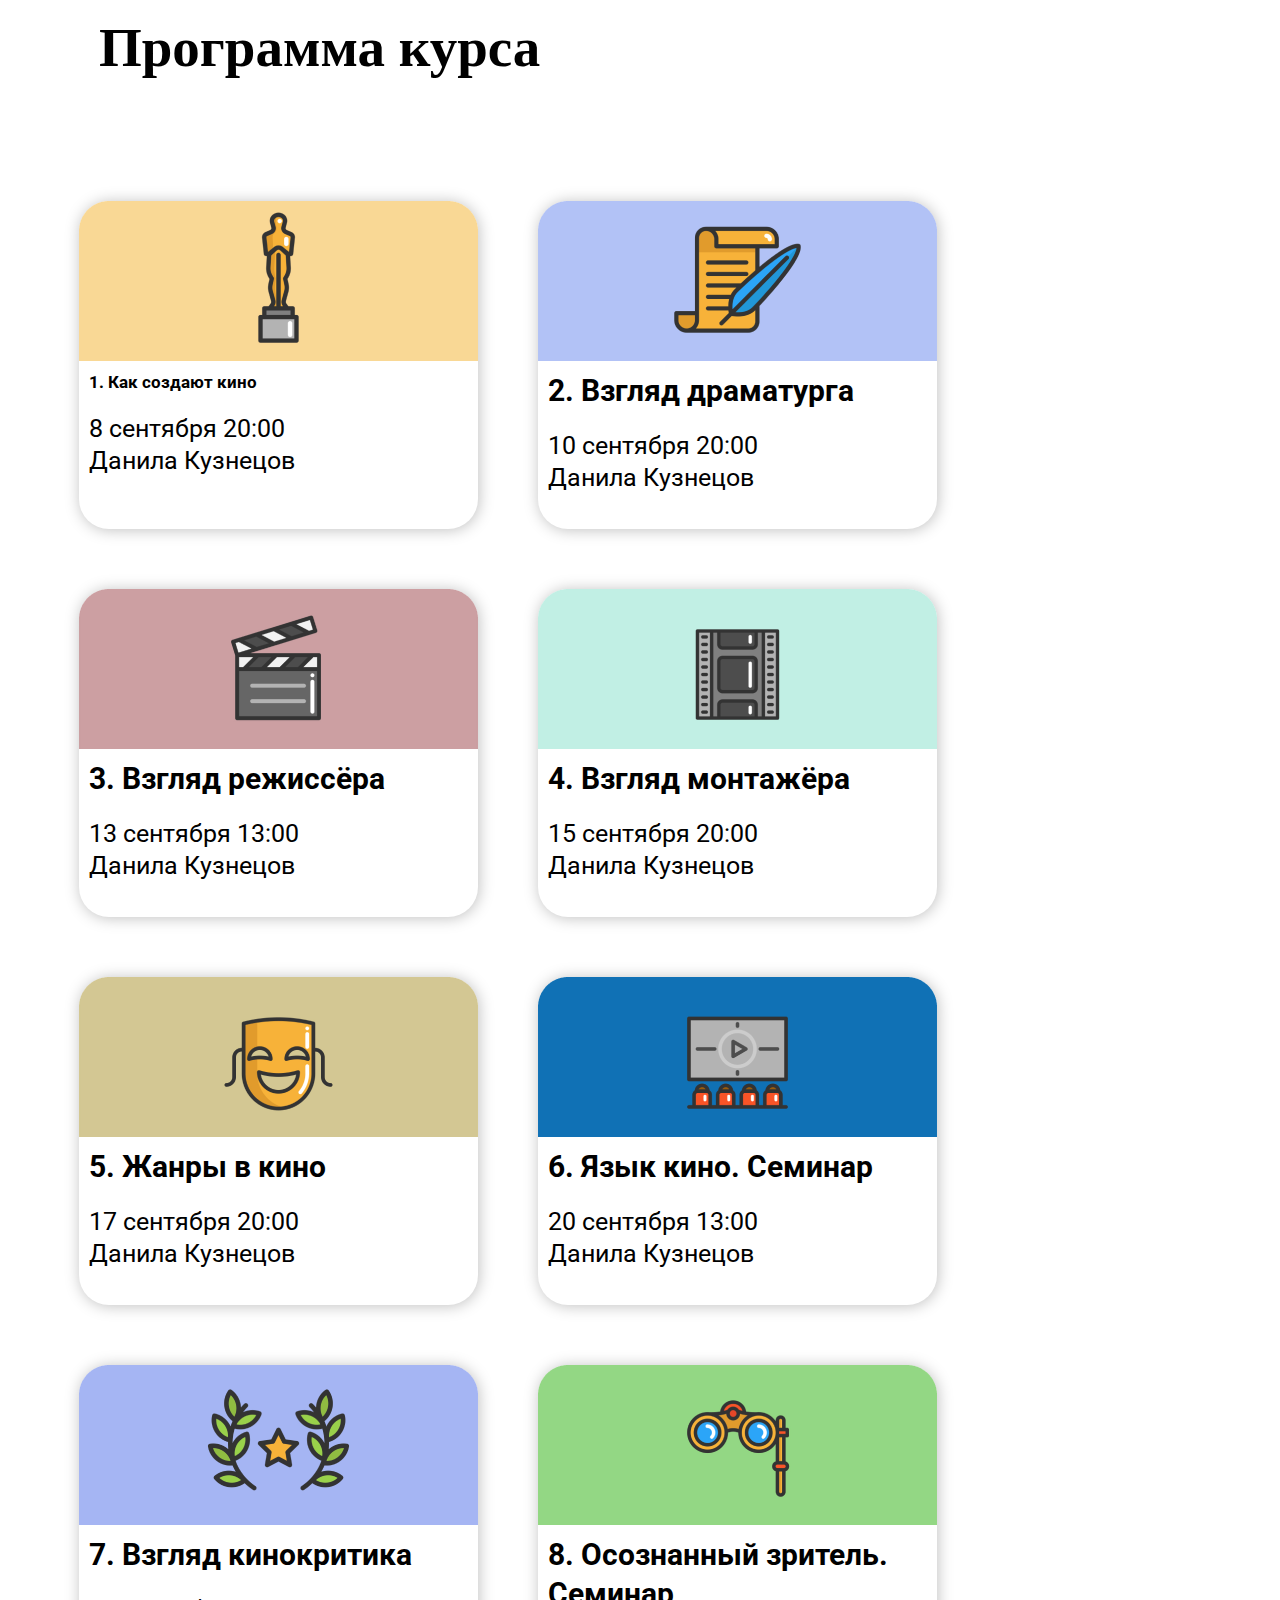
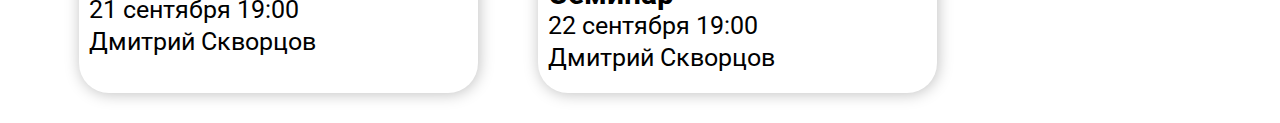
<file: 4block/index.html>
<!DOCTYPE html>
<html lang="en">
  <head>
    <meta charset="UTF-8" />
    <meta http-equiv="X-UA-Compatible" content="IE=edge" />
    <meta name="viewport" content="width=device-width, initial-scale=1.0" />
    <link rel="stylesheet" href="style.css" />
    <title>Document</title>
  </head>
  <body>
    <main>
      <div class="main_container-wrapper">
        <h1 class="main-header-wrapper">Программа курса</h1>
        <div class="inner_containers">
          <div class="little_container">
            <img src="./assets/img/Rectangle 5.png" alt="" />
            <p
              class="header-p-wrapper"
              style="font-size: 17px; font-weight: 700; line-height: 22px"
            >
              1. Как создают кино
            </p>
            <p>
              8 сентября 20:00 <br />
              Данила Кузнецов
            </p>
          </div>
          <div class="little_container">
            <img src="./assets/img/Rectangle 7.png" alt="" />
            <p class="header-p-wrapper">2. Взгляд драматурга</p>
            <p>
              10 сентября 20:00 <br />
              Данила Кузнецов
            </p>
          </div>
          <div class="little_container">
            <img src="./assets/img/Rectangle 9.png" alt="" />
            <p class="header-p-wrapper">3. Взгляд режиссёра</p>
            <p>
              13 сентября 13:00 <br />
              Данила Кузнецов
            </p>
          </div>
          <div class="little_container">
            <img src="./assets/img/Rectangle 13.png" alt="" />
            <p class="header-p-wrapper">4. Взгляд монтажёра</p>
            <p>
              15 сентября 20:00 <br />
              Данила Кузнецов
            </p>
          </div>
          <div class="little_container">
            <img src="./assets/img/Rectangle 14.png" alt="" />
            <p class="header-p-wrapper">5. Жанры в кино</p>
            <p>
              17 сентября 20:00 <br />
              Данила Кузнецов
            </p>
          </div>
          <div class="little_container">
            <img src="./assets/img/Rectangle 15.png" alt="" />
            <p class="header-p-wrapper">6. Язык кино. Семинар</p>
            <p>
              20 сентября 13:00 <br />
              Данила Кузнецов
            </p>
          </div>
          <div class="little_container">
            <img src="./assets/img/Rectangle 19.png" alt="" />
            <p class="header-p-wrapper">7. Взгляд кинокритика</p>
            <p>
              21 сентября 19:00 <br />
              Дмитрий Скворцов
            </p>
          </div>
          <div class="little_container">
            <img src="./assets/img/Rectangle 20.png" alt="" />
            <p class="header-p-wrapper">8. Осознанный зритель. Семинар</p>
            <p style="margin-top: -3px">
              22 сентября 19:00 <br />
              Дмитрий Скворцов
            </p>
          </div>
        </div>
      </div>
    </main>
  </body>
</html>
</file>
<file: 4block/style.css>
@import url("https://fonts.googleapis.com/css2?family=Lato:ital,wght@0,100;0,300;0,400;0,700;0,900;1,100;1,300;1,400;1,700;1,900&family=Montserrat:ital,wght@0,100;0,200;0,300;0,400;0,500;0,600;0,700;0,800;0,900;1,100;1,200;1,300;1,400;1,500;1,600;1,700;1,800;1,900&family=Roboto:ital,wght@0,100;0,300;0,400;0,500;0,700;0,900;1,100;1,300;1,400;1,500;1,700;1,900&display=swap");

/* Указываем box sizing */
*,
*::before,
*::after {
  box-sizing: border-box;
}

/* Убираем внутренние отступы */
ul[class],
ol[class] {
  padding: 0;
}

/* Убираем внешние отступы */
body,
h1,
h2,
h3,
h4,
p,
ul[class],
ol[class],
li,
figure,
figcaption,
blockquote,
dl,
dd {
  margin: 0;
}

/* Выставляем основные настройки по-умолчанию для body */
body {
  min-height: 100vh;
  scroll-behavior: smooth;
  text-rendering: optimizeSpeed;
  line-height: 1.5;
}

/* Удаляем стандартную стилизацию для всех ul и il, у которых есть атрибут class*/
ul[class],
ol[class] {
  list-style: none;
}

/* Элементы a, у которых нет класса, сбрасываем до дефолтных стилей */
a:not([class]) {
  text-decoration-skip-ink: auto;
}

/* Упрощаем работу с изображениями */
img {
  max-width: 100%;
  display: block;
}

/* Наследуем шрифты для инпутов и кнопок */
input,
button,
textarea,
select {
  font: inherit;
}

/* my code */
body {
  margin: 0px auto;
  font-family: roboto;
}

.main_container-wrapper {
  max-width: 1440px;
  width: 100%;
  margin: 0px auto;
}

.main-header-wrapper {
  font-family: Roboto Slab;
  font-size: 55px;
  font-weight: 700;
  line-height: 56px;
  margin-left: 99px;
  margin-top: 20px;
}

.inner_containers {
  display: flex;
  flex-wrap: wrap;
  margin-left: 49px;
  margin-top: 95px;
}

.little_container {
  width: 399px;
  height: 328px;
  border-radius: 30px;
  box-shadow: 1px 1px 15px rgba(0, 0, 0, 0.25);
  margin: 30px;
}

.little_container img {
  width: 399px;
  height: 160px;
}

.header-p-wrapper {
  font-size: 30px;
  font-weight: 700;
  line-height: 39px;
  margin-top: 10px;
  margin-left: 10px;
}

.little_container p:last-child {
  font-size: 25px;
  font-weight: 400;
  line-height: 32px;
  margin-top: 20px;
  margin-left: 10px;
}

@media (min-width: 992px) and (max-width: 1279px) {
  .main_container-wrapper {
    max-width: 1260px;
    margin: 0px auto;
  }
  .main-header-wrapper {
    font-family: Roboto Slab;
    font-size: 32px;
    font-weight: 700;
    line-height: 32px;
    margin-left: 140px;
  }

  .inner_containers {
    margin: 0px auto;
    display: flex;
    margin: 55px 0px 0px 100px;
  }

  .little_container {
    height: 190px;
    width: 231px;
    border-radius: 17.375px;
  }

  .little_container img {
    height: 92px;
    width: 231px;
  }
  .header-p-wrapper {
    font-size: 17px;
    font-weight: 700;
    line-height: 22px;
  }

  .little_container p:last-child {
    font-size: 14px;
    font-weight: 400;
    line-height: 18px;
  }
}

@media (min-width: 320px) and (max-width: 991px) {
  .main_container-wrapper {
    max-width: 375px;
    margin: 0px auto;
  }

  .main-header-wrapper {
    font-family: Roboto Slab;
    font-size: 26px;
    font-weight: 700;
    line-height: 26px;
  }

  .inner_containers {
    display: flex;
    /* flex-direction: column; */
    justify-content: center;
    margin-top: 40px;
  }
  .little_container {
    height: 153px;
    width: 186px;
    border-radius: 14px;
  }
  .little_container img {
    height: 75px;
    width: 186px;
  }

  .header-p-wrapper {
    font-size: 14px;
    font-weight: 700;
    line-height: 18px;
  }

  .little_container p:last-child {
    font-size: 12px;
    font-weight: 400;
    line-height: 16px;
    margin-top: 9px;
  }
}
</file>
